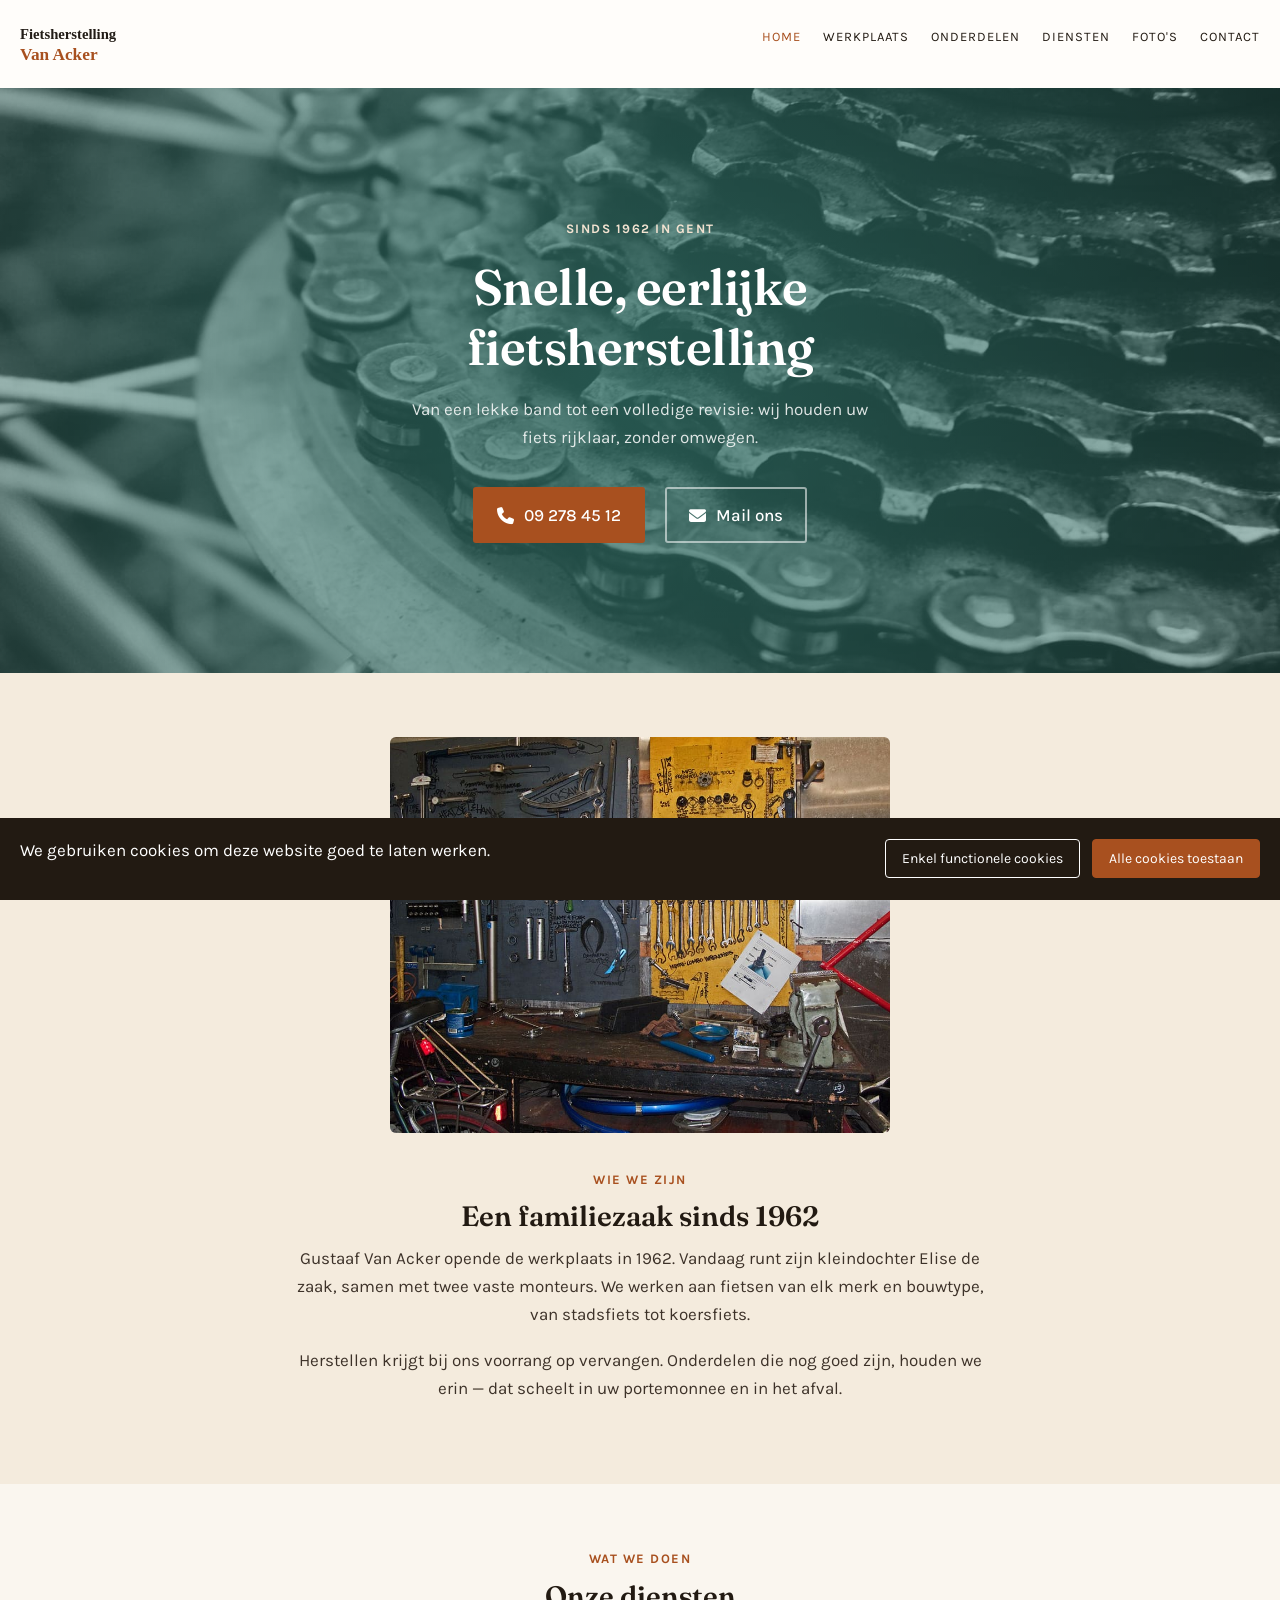
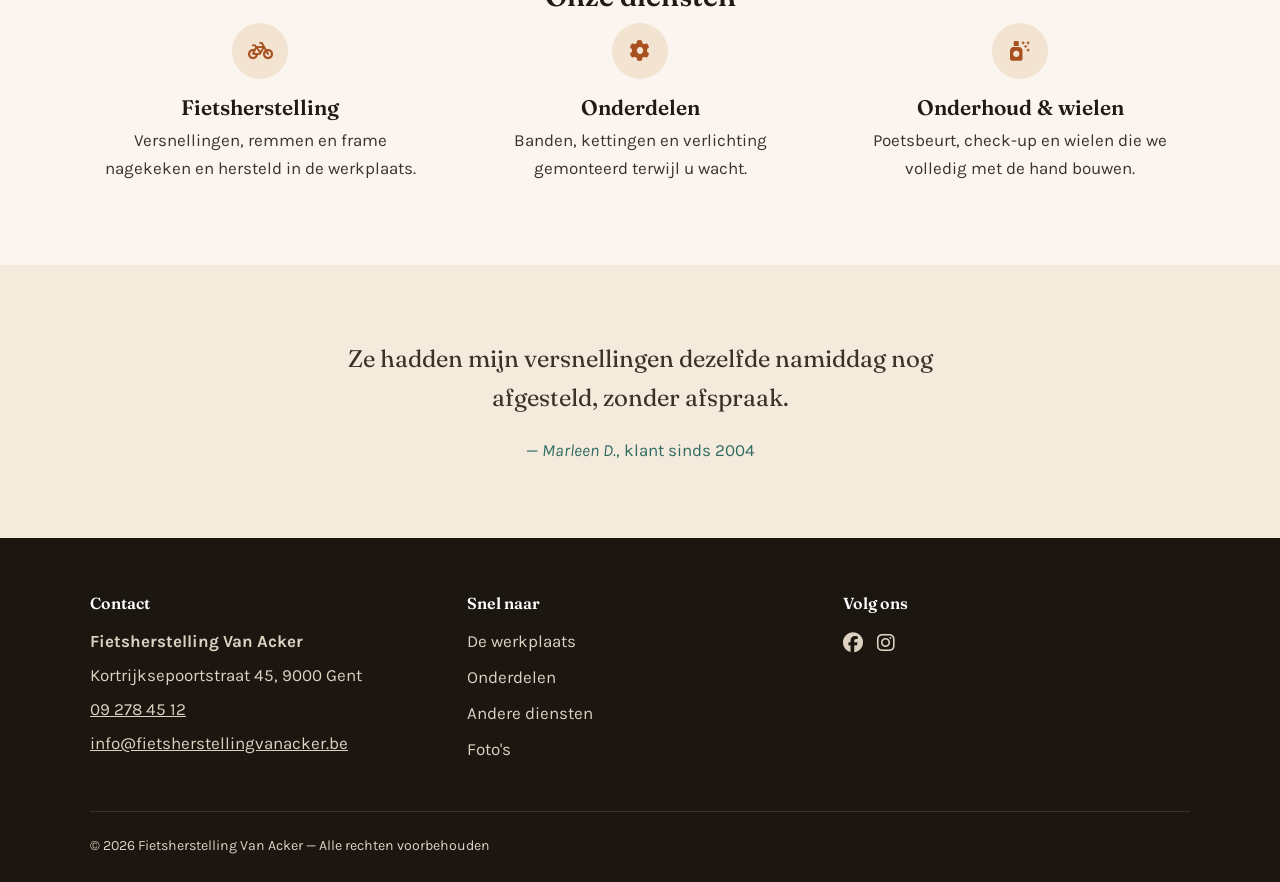
<file: index.html>
<!DOCTYPE html>
<html lang="nl">
<head>
   <meta charset="utf-8">
   <meta name="viewport" content="width=device-width, initial-scale=1.0">
   <title>Home — Fietsherstelling Van Acker</title>
   <link rel="stylesheet" href="https://fonts.googleapis.com/css2?family=Fraunces:wght@500;600;700&family=Karla:wght@400;500;700&display=swap">
   <link rel="stylesheet" href="https://cdnjs.cloudflare.com/ajax/libs/font-awesome/6.5.1/css/all.min.css">
   <link rel="stylesheet" href="styles.css">
</head>
<body id="page-home">
   <!-- header -->
   <header class="site-header" id="top">
      <a class="site-header__logo" href="index.html" aria-label="Naar de homepage">
         <img class="site-header__logo-img" src="img/logo.svg" alt="">
      </a>
      <nav>
         <span class="main-menu__toggle fa-solid fa-bars"></span>
         <ul class="main-menu">
            <li><a class="main-menu__link" href="index.html">Home</a></li>
            <li><a class="main-menu__link" href="atelier.html">Werkplaats</a></li>
            <li><a class="main-menu__link" href="onderdelen.html">Onderdelen</a></li>
            <li><a class="main-menu__link" href="diensten.html">Diensten</a></li>
            <li><a class="main-menu__link" href="fotos.html">Foto's</a></li>
            <li><a class="main-menu__link" href="contact.html">Contact</a></li>
         </ul>
      </nav>
   </header>

   <!-- banner -->
   <div class="banner">
      <div class="banner__inner">
         <span class="banner__eyebrow">Sinds 1962 in Gent</span>
         <h1 class="banner__title">Snelle, eerlijke fietsherstelling</h1>
         <p class="banner__lede">Van een lekke band tot een volledige revisie: wij houden uw fiets rijklaar, zonder omwegen.</p>
         <div class="banner__actions">
            <a class="button" href="tel:+3292784512"><span class="fa-solid fa-phone"></span> 09 278 45 12</a>
            <a class="button button--secondary" href="mailto:info@fietsherstellingvanacker.be"><span class="fa-solid fa-envelope"></span> Mail ons</a>
         </div>
      </div>
   </div>

   <!-- main content -->
   <main>
      <section class="section--alt">
         <div class="section wrapper intro">
            <div class="intro__image">
               <img src="img/gallery-1.jpg" alt="Werkbank met fietsgereedschap in onze werkplaats">
            </div>
            <div class="intro__text">
               <span class="section__eyebrow">Wie we zijn</span>
               <h2 class="section__title">Een familiezaak sinds 1962</h2>
               <p>Gustaaf Van Acker opende de werkplaats in 1962. Vandaag runt zijn kleindochter Elise de zaak, samen met twee vaste monteurs. We werken aan fietsen van elk merk en bouwtype, van stadsfiets tot koersfiets.</p>
               <p>Herstellen krijgt bij ons voorrang op vervangen. Onderdelen die nog goed zijn, houden we erin — dat scheelt in uw portemonnee en in het afval.</p>
            </div>
         </div>
      </section>

      <section class="section wrapper services-section">
         <span class="section__eyebrow">Wat we doen</span>
         <h2 class="section__title">Onze diensten</h2>
         <ul class="services">
            <li>
               <a class="service-item" href="atelier.html">
                  <span class="service-item__icon"><span class="fa-solid fa-bicycle"></span></span>
                  <div>
                     <h3 class="service-item__title">Fietsherstelling</h3>
                     <p>Versnellingen, remmen en frame nagekeken en hersteld in de werkplaats.</p>
                  </div>
               </a>
            </li>
            <li>
               <a class="service-item" href="onderdelen.html">
                  <span class="service-item__icon"><span class="fa-solid fa-gear"></span></span>
                  <div>
                     <h3 class="service-item__title">Onderdelen</h3>
                     <p>Banden, kettingen en verlichting gemonteerd terwijl u wacht.</p>
                  </div>
               </a>
            </li>
            <li>
               <a class="service-item" href="diensten.html">
                  <span class="service-item__icon"><span class="fa-solid fa-spray-can-sparkles"></span></span>
                  <div>
                     <h3 class="service-item__title">Onderhoud &amp; wielen</h3>
                     <p>Poetsbeurt, check-up en wielen die we volledig met de hand bouwen.</p>
                  </div>
               </a>
            </li>
         </ul>
      </section>

      <section class="section--alt">
         <div class="section wrapper">
            <blockquote class="testimonial">
               <p>Ze hadden mijn versnellingen dezelfde namiddag nog afgesteld, zonder afspraak.</p>
               <footer>— <cite>Marleen D.</cite>, klant sinds 2004</footer>
            </blockquote>
         </div>
      </section>
   </main>

   <!-- footer -->
   <footer class="site-footer">
      <div class="site-footer__grid">
         <div>
            <h4 class="site-footer__title">Contact</h4>
            <address>
               <p><strong>Fietsherstelling Van Acker</strong></p>
               <p>Kortrijksepoortstraat 45, 9000 Gent</p>
               <p><a href="tel:+3292784512">09 278 45 12</a></p>
               <p><a href="mailto:info@fietsherstellingvanacker.be">info@fietsherstellingvanacker.be</a></p>
            </address>
         </div>
         <div>
            <h4 class="site-footer__title">Snel naar</h4>
            <ul class="site-footer__links">
               <li><a href="atelier.html">De werkplaats</a></li>
               <li><a href="onderdelen.html">Onderdelen</a></li>
               <li><a href="diensten.html">Andere diensten</a></li>
               <li><a href="fotos.html">Foto's</a></li>
            </ul>
         </div>
         <div>
            <h4 class="site-footer__title">Volg ons</h4>
            <ul class="site-footer__social">
               <li><a href="https://www.facebook.com" aria-label="Volg ons op Facebook"><span class="fa-brands fa-facebook"></span></a></li>
               <li><a href="https://www.instagram.com" aria-label="Volg ons op Instagram"><span class="fa-brands fa-instagram"></span></a></li>
            </ul>
         </div>
      </div>
      <div class="site-footer__bottom">
         <small>&copy; 2026 Fietsherstelling Van Acker — Alle rechten voorbehouden</small>
      </div>
   </footer>
   <a class="back-to-top" href="#top" aria-label="Terug naar boven"><span class="fa-solid fa-arrow-up"></span></a>
   <script src="js/site.js"></script>
</body>
</html>
</file>
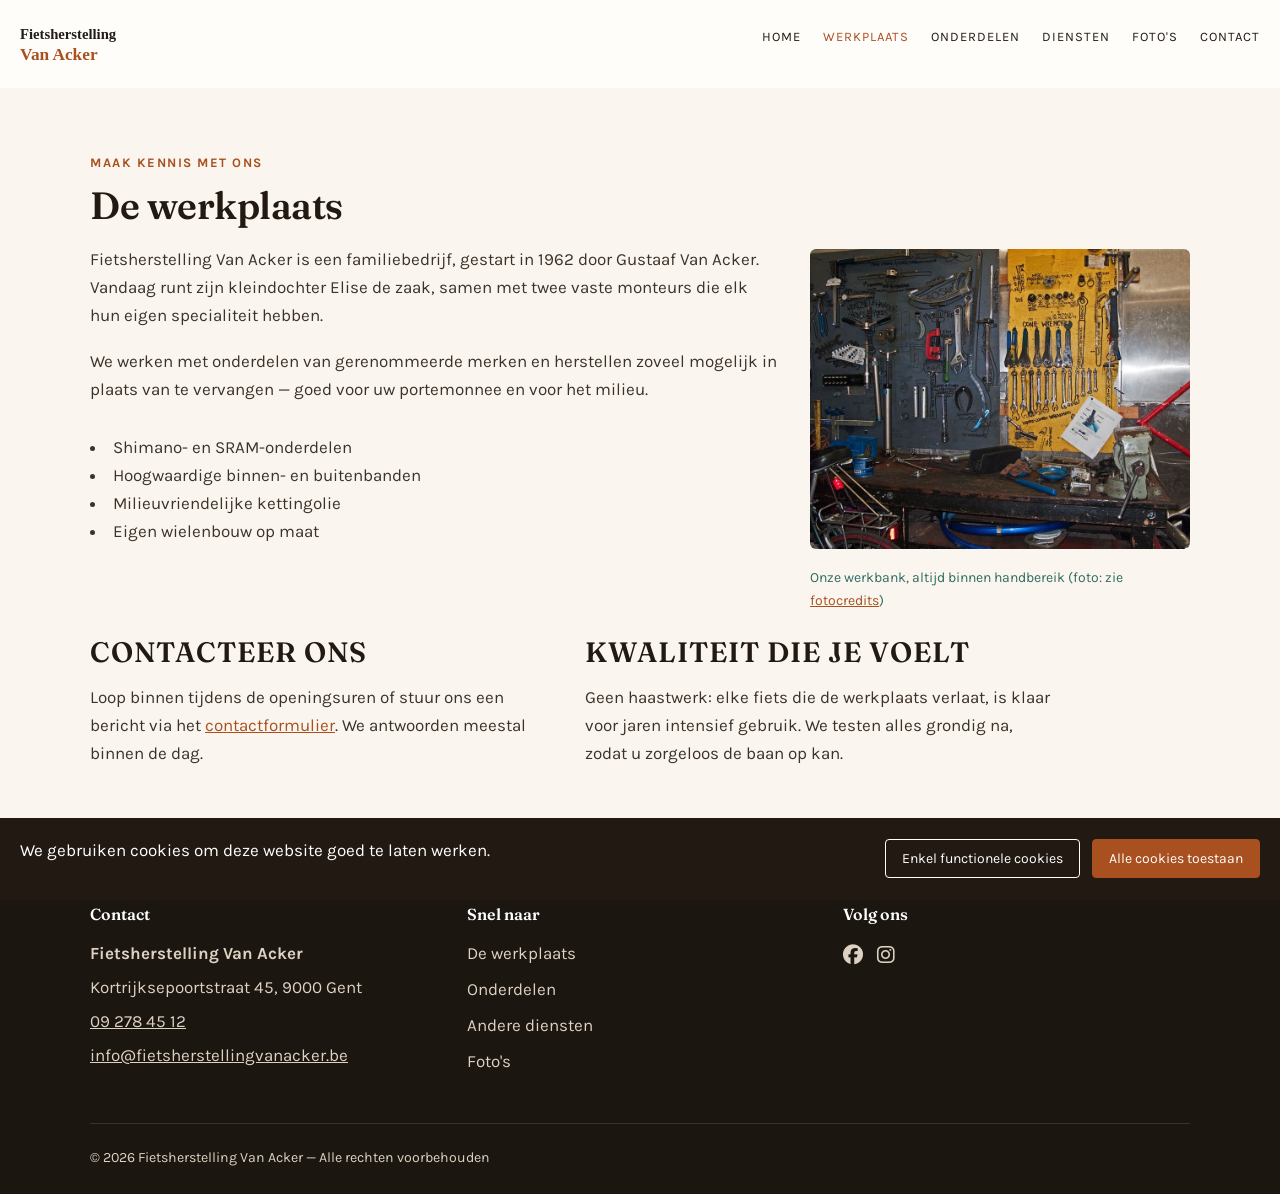
<file: atelier.html>
<!DOCTYPE html>
<html lang="nl">
<head>
   <meta charset="utf-8">
   <meta name="viewport" content="width=device-width, initial-scale=1.0">
   <title>De werkplaats — Fietsherstelling Van Acker</title>
   <link rel="stylesheet" href="https://fonts.googleapis.com/css2?family=Fraunces:wght@500;600;700&family=Karla:wght@400;500;700&display=swap">
   <link rel="stylesheet" href="https://cdnjs.cloudflare.com/ajax/libs/font-awesome/6.5.1/css/all.min.css">
   <link rel="stylesheet" href="styles.css">
</head>
<body id="page-atelier">
   <!-- header -->
   <header class="site-header" id="top">
      <a class="site-header__logo" href="index.html" aria-label="Naar de homepage">
         <img class="site-header__logo-img" src="img/logo.svg" alt="">
      </a>
      <nav>
         <span class="main-menu__toggle fa-solid fa-bars"></span>
         <ul class="main-menu">
            <li><a class="main-menu__link" href="index.html">Home</a></li>
            <li><a class="main-menu__link" href="atelier.html">Werkplaats</a></li>
            <li><a class="main-menu__link" href="onderdelen.html">Onderdelen</a></li>
            <li><a class="main-menu__link" href="diensten.html">Diensten</a></li>
            <li><a class="main-menu__link" href="fotos.html">Foto's</a></li>
            <li><a class="main-menu__link" href="contact.html">Contact</a></li>
         </ul>
      </nav>
   </header>

   <!-- main content -->
   <main>
      <section class="section wrapper">
         <span class="section__eyebrow">Maak kennis met ons</span>
         <h1>De werkplaats</h1>

         <figure class="atelier__figure">
            <img src="img/gallery-1.jpg" alt="Werkbank met fietsgereedschap">
            <figcaption>Onze werkbank, altijd binnen handbereik (foto: zie <a href="fotos.html#fotocredits">fotocredits</a>)</figcaption>
         </figure>

         <p>Fietsherstelling Van Acker is een familiebedrijf, gestart in 1962 door Gustaaf Van Acker. Vandaag runt zijn kleindochter Elise de zaak, samen met twee vaste monteurs die elk hun eigen specialiteit hebben.</p>
         <p>We werken met onderdelen van gerenommeerde merken en herstellen zoveel mogelijk in plaats van te vervangen — goed voor uw portemonnee en voor het milieu.</p>

         <ul class="atelier__materials">
            <li>Shimano- en SRAM-onderdelen</li>
            <li>Hoogwaardige binnen- en buitenbanden</li>
            <li>Milieuvriendelijke kettingolie</li>
            <li>Eigen wielenbouw op maat</li>
         </ul>

         <div class="atelier__intro">
            <div>
               <h2 class="atelier__intro-title">Contacteer ons</h2>
               <p>Loop binnen tijdens de openingsuren of stuur ons een bericht via het <a href="contact.html">contactformulier</a>. We antwoorden meestal binnen de dag.</p>
            </div>
            <div>
               <h2 class="atelier__intro-title">Kwaliteit die je voelt</h2>
               <p>Geen haastwerk: elke fiets die de werkplaats verlaat, is klaar voor jaren intensief gebruik. We testen alles grondig na, zodat u zorgeloos de baan op kan.</p>
            </div>
         </div>
      </section>
   </main>

   <!-- footer -->
   <footer class="site-footer">
      <div class="site-footer__grid">
         <div>
            <h4 class="site-footer__title">Contact</h4>
            <address>
               <p><strong>Fietsherstelling Van Acker</strong></p>
               <p>Kortrijksepoortstraat 45, 9000 Gent</p>
               <p><a href="tel:+3292784512">09 278 45 12</a></p>
               <p><a href="mailto:info@fietsherstellingvanacker.be">info@fietsherstellingvanacker.be</a></p>
            </address>
         </div>
         <div>
            <h4 class="site-footer__title">Snel naar</h4>
            <ul class="site-footer__links">
               <li><a href="atelier.html">De werkplaats</a></li>
               <li><a href="onderdelen.html">Onderdelen</a></li>
               <li><a href="diensten.html">Andere diensten</a></li>
               <li><a href="fotos.html">Foto's</a></li>
            </ul>
         </div>
         <div>
            <h4 class="site-footer__title">Volg ons</h4>
            <ul class="site-footer__social">
               <li><a href="https://www.facebook.com" aria-label="Volg ons op Facebook"><span class="fa-brands fa-facebook"></span></a></li>
               <li><a href="https://www.instagram.com" aria-label="Volg ons op Instagram"><span class="fa-brands fa-instagram"></span></a></li>
            </ul>
         </div>
      </div>
      <div class="site-footer__bottom">
         <small>&copy; 2026 Fietsherstelling Van Acker — Alle rechten voorbehouden</small>
      </div>
   </footer>
   <a class="back-to-top" href="#top" aria-label="Terug naar boven"><span class="fa-solid fa-arrow-up"></span></a>
   <script src="js/site.js"></script>
</body>
</html>
</file>
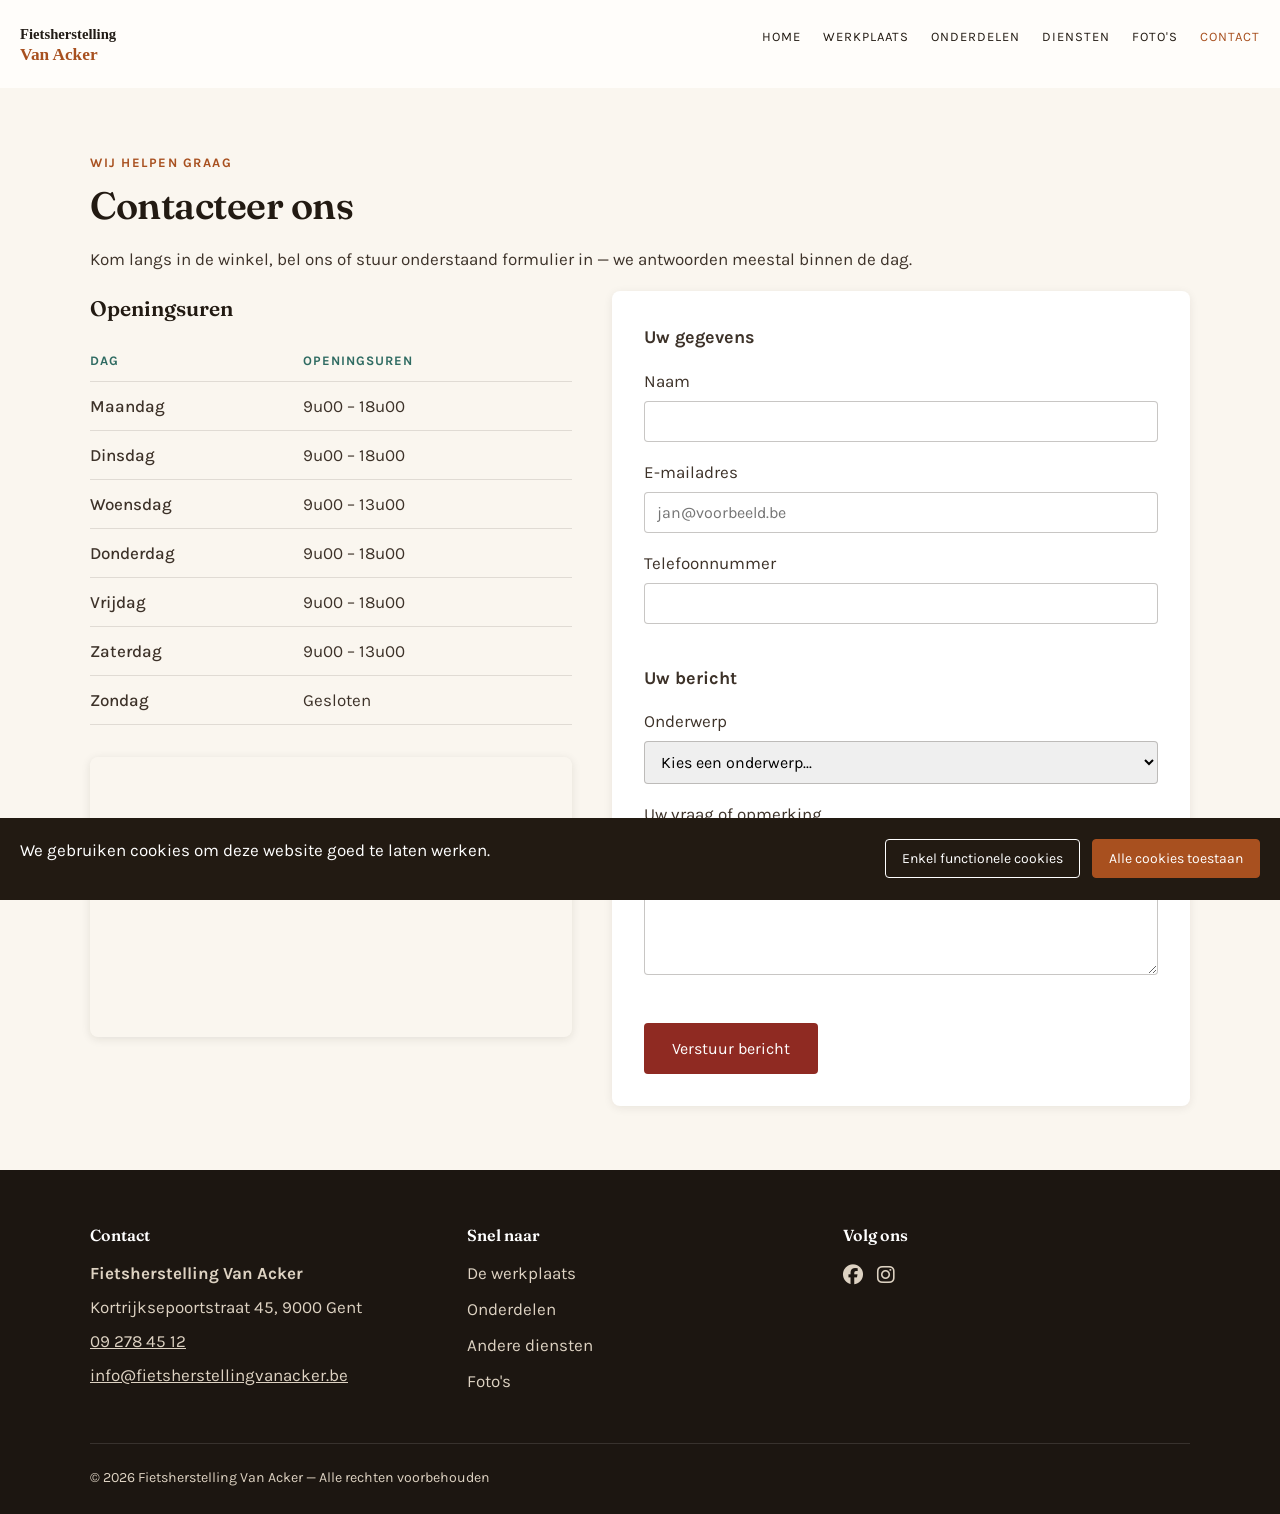
<file: contact.html>
<!DOCTYPE html>
<html lang="nl">
<head>
   <meta charset="utf-8">
   <meta name="viewport" content="width=device-width, initial-scale=1.0">
   <title>Contact — Fietsherstelling Van Acker</title>
   <link rel="stylesheet" href="https://fonts.googleapis.com/css2?family=Fraunces:wght@500;600;700&family=Karla:wght@400;500;700&display=swap">
   <link rel="stylesheet" href="https://cdnjs.cloudflare.com/ajax/libs/font-awesome/6.5.1/css/all.min.css">
   <link rel="stylesheet" href="styles.css">
</head>
<body id="page-contact">
   <!-- header -->
   <header class="site-header" id="top">
      <a class="site-header__logo" href="index.html" aria-label="Naar de homepage">
         <img class="site-header__logo-img" src="img/logo.svg" alt="">
      </a>
      <nav>
         <span class="main-menu__toggle fa-solid fa-bars"></span>
         <ul class="main-menu">
            <li><a class="main-menu__link" href="index.html">Home</a></li>
            <li><a class="main-menu__link" href="atelier.html">Werkplaats</a></li>
            <li><a class="main-menu__link" href="onderdelen.html">Onderdelen</a></li>
            <li><a class="main-menu__link" href="diensten.html">Diensten</a></li>
            <li><a class="main-menu__link" href="fotos.html">Foto's</a></li>
            <li><a class="main-menu__link" href="contact.html">Contact</a></li>
         </ul>
      </nav>
   </header>

   <!-- main content -->
   <main>
      <section class="section wrapper">
         <span class="section__eyebrow">Wij helpen graag</span>
         <h1>Contacteer ons</h1>
         <p>Kom langs in de winkel, bel ons of stuur onderstaand formulier in — we antwoorden meestal binnen de dag.</p>

         <div class="contact__grid">
            <div class="contact__info">
               <table class="hours">
                  <caption>Openingsuren</caption>
                  <thead>
                     <tr>
                        <th scope="col">Dag</th>
                        <th scope="col">Openingsuren</th>
                     </tr>
                  </thead>
                  <tbody>
                     <tr>
                        <th scope="row">Maandag</th>
                        <td><time datetime="09:00">9u00</time> – <time datetime="18:00">18u00</time></td>
                     </tr>
                     <tr>
                        <th scope="row">Dinsdag</th>
                        <td><time datetime="09:00">9u00</time> – <time datetime="18:00">18u00</time></td>
                     </tr>
                     <tr>
                        <th scope="row">Woensdag</th>
                        <td><time datetime="09:00">9u00</time> – <time datetime="13:00">13u00</time></td>
                     </tr>
                     <tr>
                        <th scope="row">Donderdag</th>
                        <td><time datetime="09:00">9u00</time> – <time datetime="18:00">18u00</time></td>
                     </tr>
                     <tr>
                        <th scope="row">Vrijdag</th>
                        <td><time datetime="09:00">9u00</time> – <time datetime="18:00">18u00</time></td>
                     </tr>
                     <tr>
                        <th scope="row">Zaterdag</th>
                        <td><time datetime="09:00">9u00</time> – <time datetime="13:00">13u00</time></td>
                     </tr>
                     <tr>
                        <th scope="row">Zondag</th>
                        <td>Gesloten</td>
                     </tr>
                  </tbody>
               </table>

               <div class="contact__map">
                  <iframe src="https://www.google.com/maps?q=Kortrijksepoortstraat+45,+9000+Gent&output=embed" title="Kaart met de locatie van Fietsherstelling Van Acker" loading="lazy"></iframe>
               </div>
            </div>

            <form class="form">
               <fieldset>
                  <legend>Uw gegevens</legend>
                  <div class="form__field">
                     <label for="inp-naam">Naam</label>
                     <input id="inp-naam" type="text" required>
                  </div>
                  <div class="form__field">
                     <label for="inp-email">E-mailadres</label>
                     <input id="inp-email" type="email" placeholder="jan@voorbeeld.be" required>
                  </div>
                  <div class="form__field">
                     <label for="inp-tel">Telefoonnummer</label>
                     <input id="inp-tel" type="tel">
                  </div>
               </fieldset>

               <fieldset>
                  <legend>Uw bericht</legend>
                  <div class="form__field">
                     <label for="sel-onderwerp">Onderwerp</label>
                     <select id="sel-onderwerp">
                        <option value="">Kies een onderwerp...</option>
                        <option value="herstelling">Fietsherstelling</option>
                        <option value="onderdelen">Onderdelen</option>
                        <option value="wielen">Wielen op maat</option>
                        <option value="anders">Iets anders</option>
                     </select>
                  </div>
                  <div class="form__field">
                     <label for="txt-bericht">Uw vraag of opmerking</label>
                     <textarea id="txt-bericht" required></textarea>
                  </div>
               </fieldset>

               <button class="form__submit" type="submit">Verstuur bericht</button>
            </form>
         </div>
      </section>
   </main>

   <!-- footer -->
   <footer class="site-footer">
      <div class="site-footer__grid">
         <div>
            <h4 class="site-footer__title">Contact</h4>
            <address>
               <p><strong>Fietsherstelling Van Acker</strong></p>
               <p>Kortrijksepoortstraat 45, 9000 Gent</p>
               <p><a href="tel:+3292784512">09 278 45 12</a></p>
               <p><a href="mailto:info@fietsherstellingvanacker.be">info@fietsherstellingvanacker.be</a></p>
            </address>
         </div>
         <div>
            <h4 class="site-footer__title">Snel naar</h4>
            <ul class="site-footer__links">
               <li><a href="atelier.html">De werkplaats</a></li>
               <li><a href="onderdelen.html">Onderdelen</a></li>
               <li><a href="diensten.html">Andere diensten</a></li>
               <li><a href="fotos.html">Foto's</a></li>
            </ul>
         </div>
         <div>
            <h4 class="site-footer__title">Volg ons</h4>
            <ul class="site-footer__social">
               <li><a href="https://www.facebook.com" aria-label="Volg ons op Facebook"><span class="fa-brands fa-facebook"></span></a></li>
               <li><a href="https://www.instagram.com" aria-label="Volg ons op Instagram"><span class="fa-brands fa-instagram"></span></a></li>
            </ul>
         </div>
      </div>
      <div class="site-footer__bottom">
         <small>&copy; 2026 Fietsherstelling Van Acker — Alle rechten voorbehouden</small>
      </div>
   </footer>
   <a class="back-to-top" href="#top" aria-label="Terug naar boven"><span class="fa-solid fa-arrow-up"></span></a>
   <script src="js/site.js"></script>
</body>
</html>
</file>
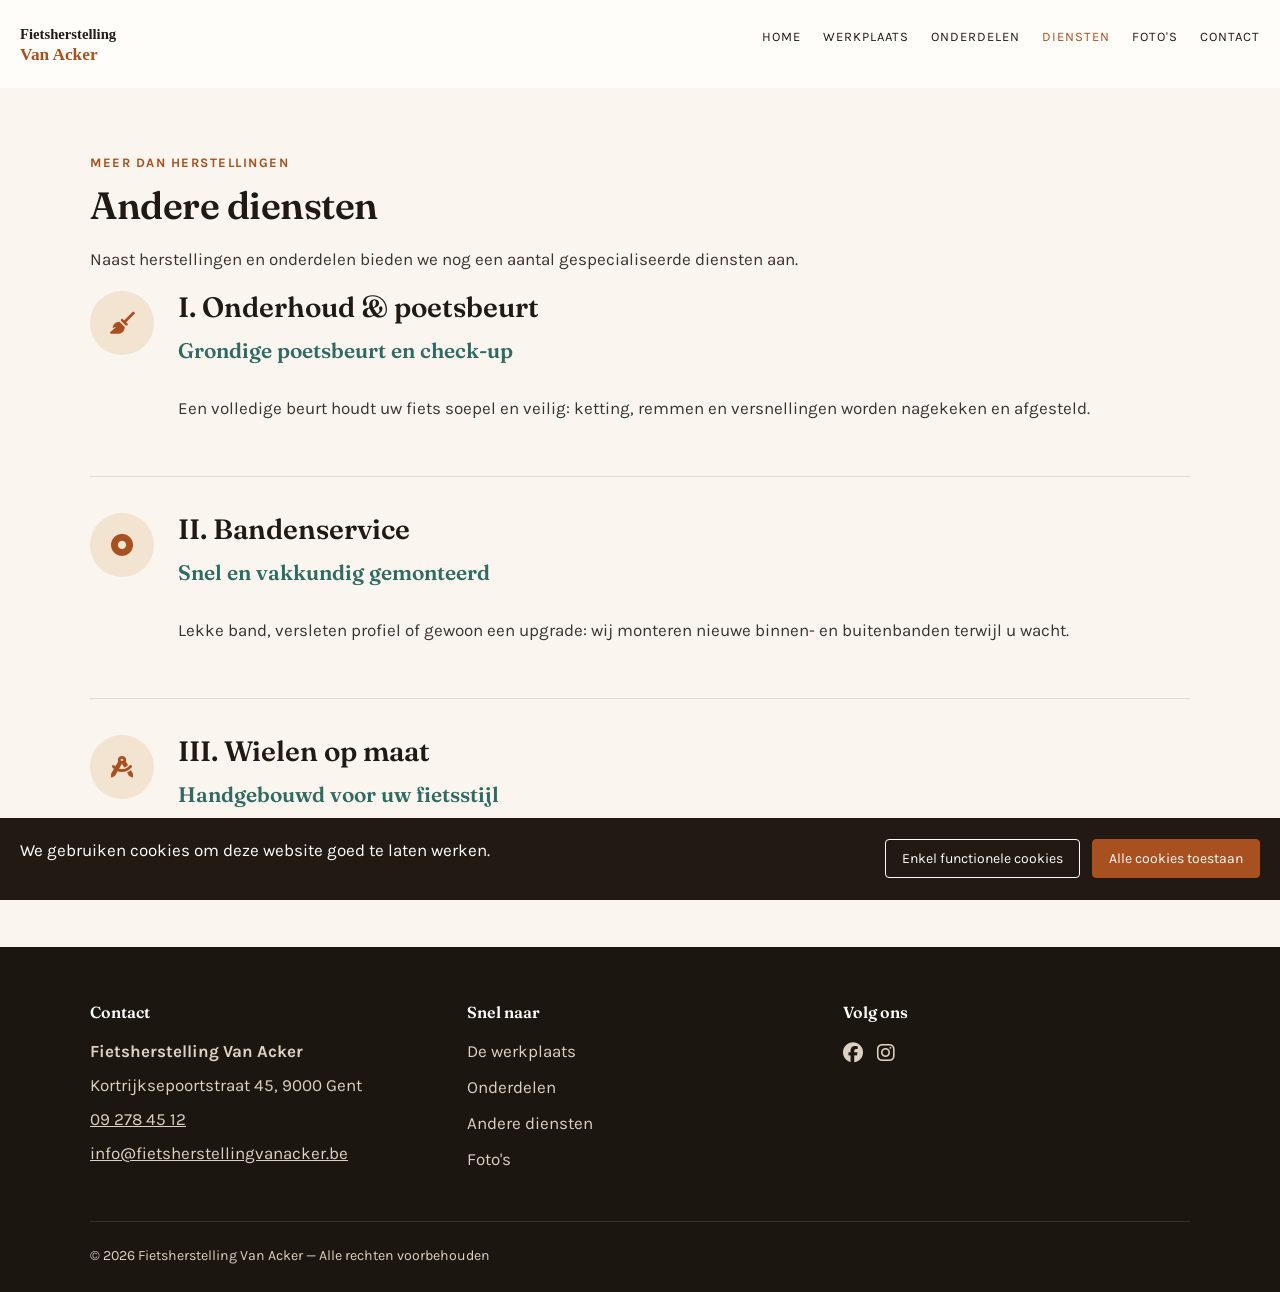
<file: diensten.html>
<!DOCTYPE html>
<html lang="nl">
<head>
   <meta charset="utf-8">
   <meta name="viewport" content="width=device-width, initial-scale=1.0">
   <title>Andere diensten — Fietsherstelling Van Acker</title>
   <link rel="stylesheet" href="https://fonts.googleapis.com/css2?family=Fraunces:wght@500;600;700&family=Karla:wght@400;500;700&display=swap">
   <link rel="stylesheet" href="https://cdnjs.cloudflare.com/ajax/libs/font-awesome/6.5.1/css/all.min.css">
   <link rel="stylesheet" href="styles.css">
</head>
<body id="page-diensten">
   <!-- header -->
   <header class="site-header" id="top">
      <a class="site-header__logo" href="index.html" aria-label="Naar de homepage">
         <img class="site-header__logo-img" src="img/logo.svg" alt="">
      </a>
      <nav>
         <span class="main-menu__toggle fa-solid fa-bars"></span>
         <ul class="main-menu">
            <li><a class="main-menu__link" href="index.html">Home</a></li>
            <li><a class="main-menu__link" href="atelier.html">Werkplaats</a></li>
            <li><a class="main-menu__link" href="onderdelen.html">Onderdelen</a></li>
            <li><a class="main-menu__link" href="diensten.html">Diensten</a></li>
            <li><a class="main-menu__link" href="fotos.html">Foto's</a></li>
            <li><a class="main-menu__link" href="contact.html">Contact</a></li>
         </ul>
      </nav>
   </header>

   <!-- main content -->
   <main>
      <section class="section wrapper">
         <span class="section__eyebrow">Meer dan herstellingen</span>
         <h1>Andere diensten</h1>
         <p>Naast herstellingen en onderdelen bieden we nog een aantal gespecialiseerde diensten aan.</p>

         <div class="service-block">
            <span class="service-block__icon"><span class="fa-solid fa-broom" title="ONDERHOUD"></span></span>
            <div>
               <h2>I. Onderhoud &amp; poetsbeurt</h2>
               <h3 class="section__subtitle service-block__subtitle">Grondige poetsbeurt en check-up</h3>
               <p>Een volledige beurt houdt uw fiets soepel en veilig: ketting, remmen en versnellingen worden nagekeken en afgesteld.</p>
            </div>
         </div>

         <div class="service-block">
            <span class="service-block__icon"><span class="fa-solid fa-circle-dot" title="BANDEN"></span></span>
            <div>
               <h2>II. Bandenservice</h2>
               <h3 class="section__subtitle service-block__subtitle">Snel en vakkundig gemonteerd</h3>
               <p>Lekke band, versleten profiel of gewoon een upgrade: wij monteren nieuwe binnen- en buitenbanden terwijl u wacht.</p>
            </div>
         </div>

         <div class="service-block">
            <span class="service-block__icon"><span class="fa-solid fa-compass-drafting" title="WIELEN"></span></span>
            <div>
               <h2>III. Wielen op maat</h2>
               <h3 class="section__subtitle service-block__subtitle">Handgebouwd voor uw fietsstijl</h3>
               <p>Van stevige stadswielen tot lichte koerswielen: we bouwen en spannen elk wiel volledig met de hand.</p>
            </div>
         </div>
      </section>
   </main>

   <!-- footer -->
   <footer class="site-footer">
      <div class="site-footer__grid">
         <div>
            <h4 class="site-footer__title">Contact</h4>
            <address>
               <p><strong>Fietsherstelling Van Acker</strong></p>
               <p>Kortrijksepoortstraat 45, 9000 Gent</p>
               <p><a href="tel:+3292784512">09 278 45 12</a></p>
               <p><a href="mailto:info@fietsherstellingvanacker.be">info@fietsherstellingvanacker.be</a></p>
            </address>
         </div>
         <div>
            <h4 class="site-footer__title">Snel naar</h4>
            <ul class="site-footer__links">
               <li><a href="atelier.html">De werkplaats</a></li>
               <li><a href="onderdelen.html">Onderdelen</a></li>
               <li><a href="diensten.html">Andere diensten</a></li>
               <li><a href="fotos.html">Foto's</a></li>
            </ul>
         </div>
         <div>
            <h4 class="site-footer__title">Volg ons</h4>
            <ul class="site-footer__social">
               <li><a href="https://www.facebook.com" aria-label="Volg ons op Facebook"><span class="fa-brands fa-facebook"></span></a></li>
               <li><a href="https://www.instagram.com" aria-label="Volg ons op Instagram"><span class="fa-brands fa-instagram"></span></a></li>
            </ul>
         </div>
      </div>
      <div class="site-footer__bottom">
         <small>&copy; 2026 Fietsherstelling Van Acker — Alle rechten voorbehouden</small>
      </div>
   </footer>
   <a class="back-to-top" href="#top" aria-label="Terug naar boven"><span class="fa-solid fa-arrow-up"></span></a>
   <script src="js/site.js"></script>
</body>
</html>
</file>
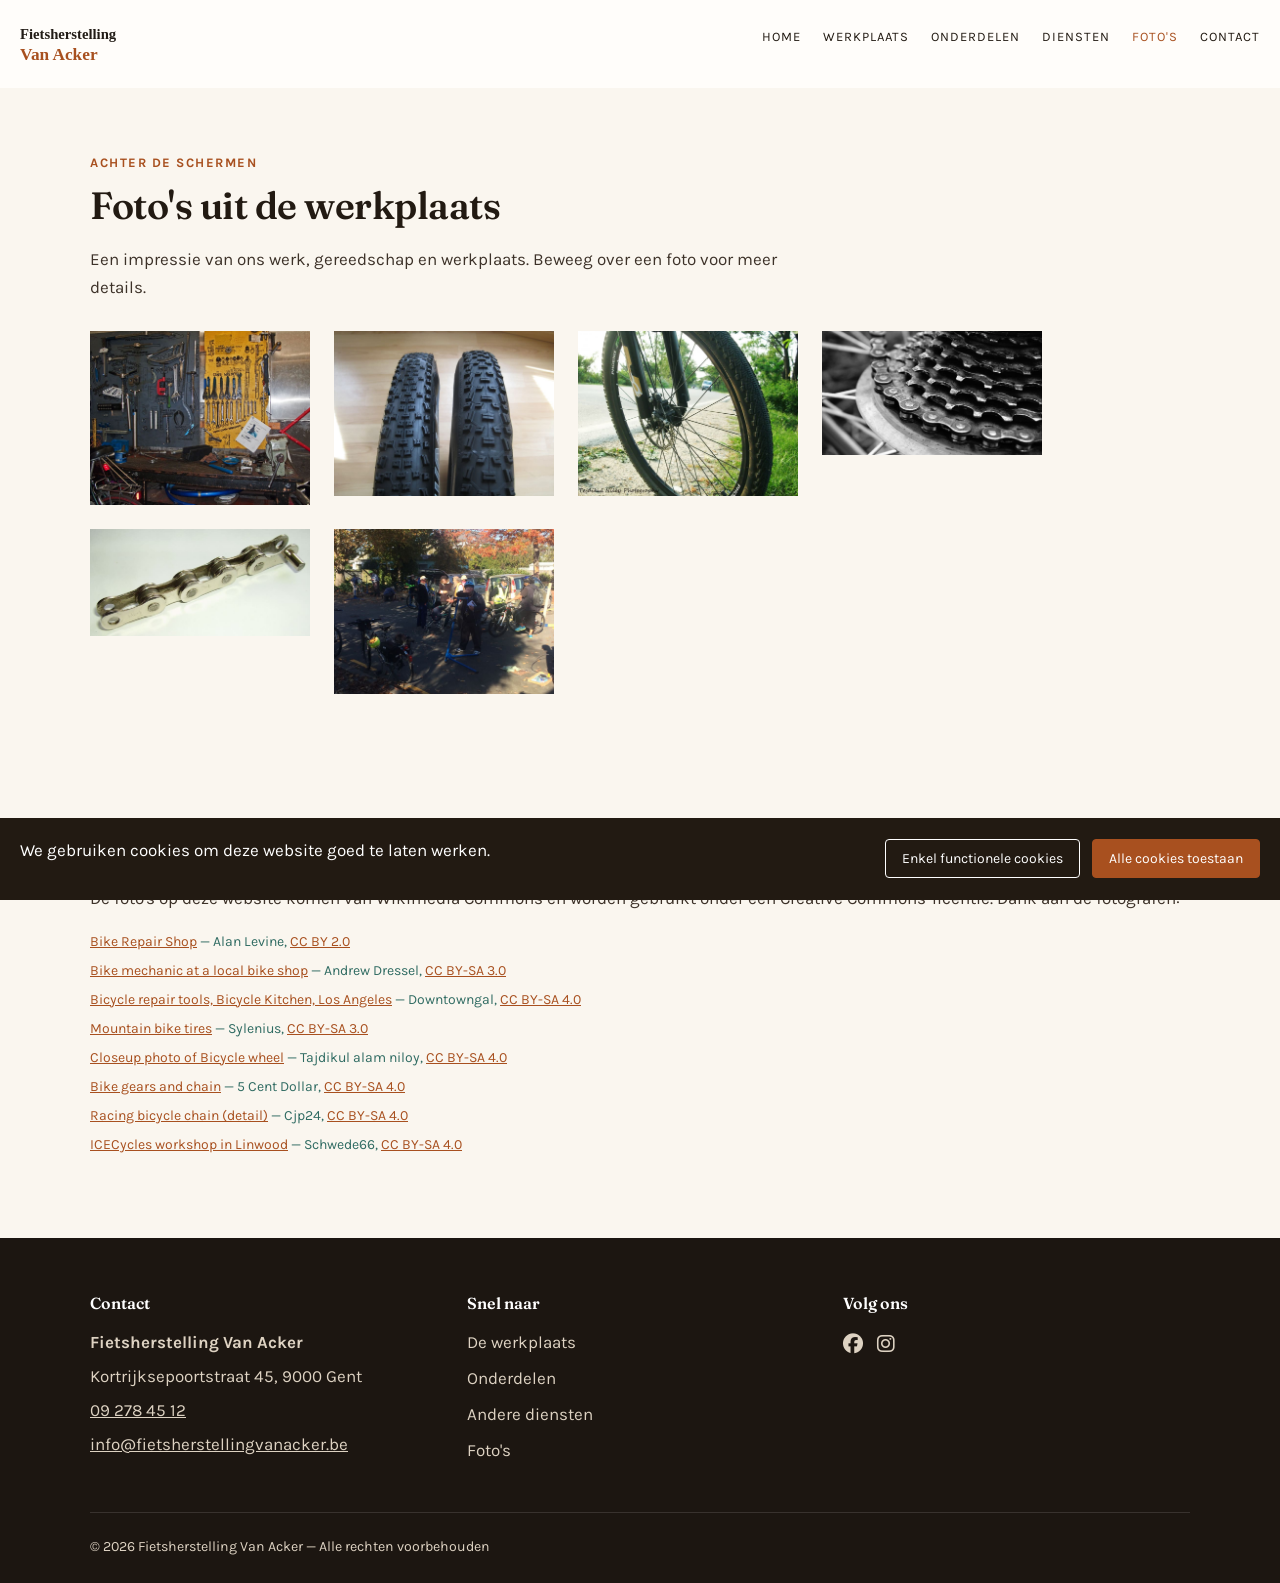
<file: fotos.html>
<!DOCTYPE html>
<html lang="nl">
<head>
   <meta charset="utf-8">
   <meta name="viewport" content="width=device-width, initial-scale=1.0">
   <title>Foto's — Fietsherstelling Van Acker</title>
   <link rel="stylesheet" href="https://fonts.googleapis.com/css2?family=Fraunces:wght@500;600;700&family=Karla:wght@400;500;700&display=swap">
   <link rel="stylesheet" href="https://cdnjs.cloudflare.com/ajax/libs/font-awesome/6.5.1/css/all.min.css">
   <link rel="stylesheet" href="styles.css">
</head>
<body id="page-fotos">
   <!-- header -->
   <header class="site-header" id="top">
      <a class="site-header__logo" href="index.html" aria-label="Naar de homepage">
         <img class="site-header__logo-img" src="img/logo.svg" alt="">
      </a>
      <nav>
         <span class="main-menu__toggle fa-solid fa-bars"></span>
         <ul class="main-menu">
            <li><a class="main-menu__link" href="index.html">Home</a></li>
            <li><a class="main-menu__link" href="atelier.html">Werkplaats</a></li>
            <li><a class="main-menu__link" href="onderdelen.html">Onderdelen</a></li>
            <li><a class="main-menu__link" href="diensten.html">Diensten</a></li>
            <li><a class="main-menu__link" href="fotos.html">Foto's</a></li>
            <li><a class="main-menu__link" href="contact.html">Contact</a></li>
         </ul>
      </nav>
   </header>

   <!-- main content -->
   <main>
      <section class="section wrapper">
         <span class="section__eyebrow">Achter de schermen</span>
         <h1>Foto's uit de werkplaats</h1>
         <p class="fotos-intro">Een impressie van ons werk, gereedschap en werkplaats. Beweeg over een foto voor meer details.</p>

         <ul class="gallery">
            <li class="gallery__item">
               <img src="img/gallery-1.jpg" alt="Werkbank met fietsgereedschap">
               <span class="gallery__overlay fa-solid fa-magnifying-glass"></span>
            </li>
            <li class="gallery__item">
               <img src="img/gallery-2.jpg" alt="Twee mountainbikebanden met verschillend profiel">
               <span class="gallery__overlay fa-solid fa-magnifying-glass"></span>
            </li>
            <li class="gallery__item">
               <img src="img/gallery-3.jpg" alt="Close-up van een fietswiel met spaken">
               <span class="gallery__overlay fa-solid fa-magnifying-glass"></span>
            </li>
            <li class="gallery__item">
               <img src="img/gallery-4.jpg" alt="Tandwielen en ketting van een fiets">
               <span class="gallery__overlay fa-solid fa-magnifying-glass"></span>
            </li>
            <li class="gallery__item">
               <img src="img/gallery-5.jpg" alt="Detail van een fietsketting">
               <span class="gallery__overlay fa-solid fa-magnifying-glass"></span>
            </li>
            <li class="gallery__item">
               <img src="img/gallery-6.jpg" alt="Overzicht van een fietswerkplaats">
               <span class="gallery__overlay fa-solid fa-magnifying-glass"></span>
            </li>
         </ul>
      </section>

      <section id="fotocredits" class="section wrapper">
         <h2 class="section__title">Fotocredits</h2>
         <p>De foto's op deze website komen van Wikimedia Commons en worden gebruikt onder een Creative Commons-licentie. Dank aan de fotografen:</p>
         <ul class="credits">
            <li><a href="https://commons.wikimedia.org/wiki/File:Bike_Repair_Shop_(15066574576).jpg">Bike Repair Shop</a> — Alan Levine, <a href="https://creativecommons.org/licenses/by/2.0/">CC BY 2.0</a></li>
            <li><a href="https://commons.wikimedia.org/wiki/File:Bike_mechanic_at_a_local_bike_shop.jpg">Bike mechanic at a local bike shop</a> — Andrew Dressel, <a href="https://creativecommons.org/licenses/by-sa/3.0/">CC BY-SA 3.0</a></li>
            <li><a href="https://commons.wikimedia.org/wiki/File:Bicycle_repair_tools,_Bicycle_Kitchen,_Los_Angeles.jpg">Bicycle repair tools, Bicycle Kitchen, Los Angeles</a> — Downtowngal, <a href="https://creativecommons.org/licenses/by-sa/4.0/">CC BY-SA 4.0</a></li>
            <li><a href="https://commons.wikimedia.org/wiki/File:Mountain_bike_tires.JPG">Mountain bike tires</a> — Sylenius, <a href="https://creativecommons.org/licenses/by-sa/3.0/">CC BY-SA 3.0</a></li>
            <li><a href="https://commons.wikimedia.org/wiki/File:Closeup_photo_of_Bicycle_wheel.jpg">Closeup photo of Bicycle wheel</a> — Tajdikul alam niloy, <a href="https://creativecommons.org/licenses/by-sa/4.0/">CC BY-SA 4.0</a></li>
            <li><a href="https://commons.wikimedia.org/wiki/File:Bike_gears_and_chain.jpg">Bike gears and chain</a> — 5 Cent Dollar, <a href="https://creativecommons.org/licenses/by-sa/4.0/">CC BY-SA 4.0</a></li>
            <li><a href="https://commons.wikimedia.org/wiki/File:Racing_bicycle_chain_(detail).jpg">Racing bicycle chain (detail)</a> — Cjp24, <a href="https://creativecommons.org/licenses/by-sa/4.0/">CC BY-SA 4.0</a></li>
            <li><a href="https://commons.wikimedia.org/wiki/File:ICECycles_workshop_in_Linwood_003.JPG">ICECycles workshop in Linwood</a> — Schwede66, <a href="https://creativecommons.org/licenses/by-sa/4.0/">CC BY-SA 4.0</a></li>
         </ul>
      </section>
   </main>

   <!-- footer -->
   <footer class="site-footer">
      <div class="site-footer__grid">
         <div>
            <h4 class="site-footer__title">Contact</h4>
            <address>
               <p><strong>Fietsherstelling Van Acker</strong></p>
               <p>Kortrijksepoortstraat 45, 9000 Gent</p>
               <p><a href="tel:+3292784512">09 278 45 12</a></p>
               <p><a href="mailto:info@fietsherstellingvanacker.be">info@fietsherstellingvanacker.be</a></p>
            </address>
         </div>
         <div>
            <h4 class="site-footer__title">Snel naar</h4>
            <ul class="site-footer__links">
               <li><a href="atelier.html">De werkplaats</a></li>
               <li><a href="onderdelen.html">Onderdelen</a></li>
               <li><a href="diensten.html">Andere diensten</a></li>
               <li><a href="fotos.html">Foto's</a></li>
            </ul>
         </div>
         <div>
            <h4 class="site-footer__title">Volg ons</h4>
            <ul class="site-footer__social">
               <li><a href="https://www.facebook.com" aria-label="Volg ons op Facebook"><span class="fa-brands fa-facebook"></span></a></li>
               <li><a href="https://www.instagram.com" aria-label="Volg ons op Instagram"><span class="fa-brands fa-instagram"></span></a></li>
            </ul>
         </div>
      </div>
      <div class="site-footer__bottom">
         <small>&copy; 2026 Fietsherstelling Van Acker — Alle rechten voorbehouden</small>
      </div>
   </footer>
   <a class="back-to-top" href="#top" aria-label="Terug naar boven"><span class="fa-solid fa-arrow-up"></span></a>
   <script src="js/site.js"></script>
</body>
</html>
</file>
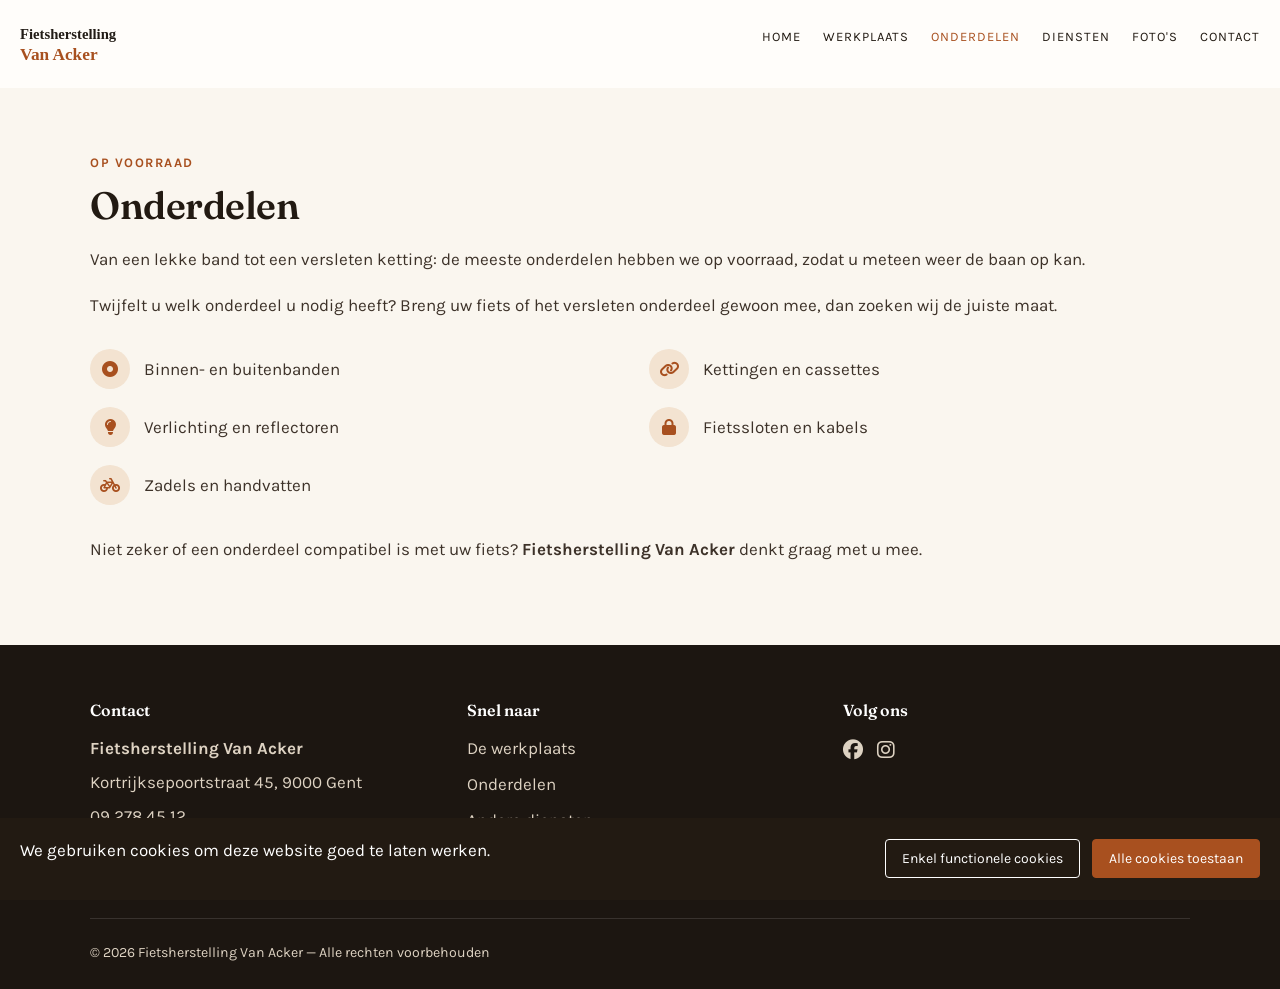
<file: onderdelen.html>
<!DOCTYPE html>
<html lang="nl">
<head>
   <meta charset="utf-8">
   <meta name="viewport" content="width=device-width, initial-scale=1.0">
   <title>Onderdelen — Fietsherstelling Van Acker</title>
   <link rel="stylesheet" href="https://fonts.googleapis.com/css2?family=Fraunces:wght@500;600;700&family=Karla:wght@400;500;700&display=swap">
   <link rel="stylesheet" href="https://cdnjs.cloudflare.com/ajax/libs/font-awesome/6.5.1/css/all.min.css">
   <link rel="stylesheet" href="styles.css">
</head>
<body id="page-onderdelen">
   <!-- header -->
   <header class="site-header" id="top">
      <a class="site-header__logo" href="index.html" aria-label="Naar de homepage">
         <img class="site-header__logo-img" src="img/logo.svg" alt="">
      </a>
      <nav>
         <span class="main-menu__toggle fa-solid fa-bars"></span>
         <ul class="main-menu">
            <li><a class="main-menu__link" href="index.html">Home</a></li>
            <li><a class="main-menu__link" href="atelier.html">Werkplaats</a></li>
            <li><a class="main-menu__link" href="onderdelen.html">Onderdelen</a></li>
            <li><a class="main-menu__link" href="diensten.html">Diensten</a></li>
            <li><a class="main-menu__link" href="fotos.html">Foto's</a></li>
            <li><a class="main-menu__link" href="contact.html">Contact</a></li>
         </ul>
      </nav>
   </header>

   <!-- main content -->
   <main>
      <section class="section wrapper">
         <span class="section__eyebrow">Op voorraad</span>
         <h1>Onderdelen</h1>
         <p>Van een lekke band tot een versleten ketting: de meeste onderdelen hebben we op voorraad, zodat u meteen weer de baan op kan.</p>
         <p>Twijfelt u welk onderdeel u nodig heeft? Breng uw fiets of het versleten onderdeel gewoon mee, dan zoeken wij de juiste maat.</p>

         <ul class="parts-grid">
            <li>
               <span class="parts-grid__icon"><span class="fa-solid fa-circle-dot"></span></span>
               Binnen- en buitenbanden
            </li>
            <li>
               <span class="parts-grid__icon"><span class="fa-solid fa-link"></span></span>
               Kettingen en cassettes
            </li>
            <li>
               <span class="parts-grid__icon"><span class="fa-solid fa-lightbulb"></span></span>
               Verlichting en reflectoren
            </li>
            <li>
               <span class="parts-grid__icon"><span class="fa-solid fa-lock"></span></span>
               Fietssloten en kabels
            </li>
            <li>
               <span class="parts-grid__icon"><span class="fa-solid fa-bicycle"></span></span>
               Zadels en handvatten
            </li>
         </ul>

         <p>Niet zeker of een onderdeel compatibel is met uw fiets? <strong>Fietsherstelling Van Acker</strong> denkt graag met u mee.</p>
      </section>
   </main>

   <!-- footer -->
   <footer class="site-footer">
      <div class="site-footer__grid">
         <div>
            <h4 class="site-footer__title">Contact</h4>
            <address>
               <p><strong>Fietsherstelling Van Acker</strong></p>
               <p>Kortrijksepoortstraat 45, 9000 Gent</p>
               <p><a href="tel:+3292784512">09 278 45 12</a></p>
               <p><a href="mailto:info@fietsherstellingvanacker.be">info@fietsherstellingvanacker.be</a></p>
            </address>
         </div>
         <div>
            <h4 class="site-footer__title">Snel naar</h4>
            <ul class="site-footer__links">
               <li><a href="atelier.html">De werkplaats</a></li>
               <li><a href="onderdelen.html">Onderdelen</a></li>
               <li><a href="diensten.html">Andere diensten</a></li>
               <li><a href="fotos.html">Foto's</a></li>
            </ul>
         </div>
         <div>
            <h4 class="site-footer__title">Volg ons</h4>
            <ul class="site-footer__social">
               <li><a href="https://www.facebook.com" aria-label="Volg ons op Facebook"><span class="fa-brands fa-facebook"></span></a></li>
               <li><a href="https://www.instagram.com" aria-label="Volg ons op Instagram"><span class="fa-brands fa-instagram"></span></a></li>
            </ul>
         </div>
      </div>
      <div class="site-footer__bottom">
         <small>&copy; 2026 Fietsherstelling Van Acker — Alle rechten voorbehouden</small>
      </div>
   </footer>
   <a class="back-to-top" href="#top" aria-label="Terug naar boven"><span class="fa-solid fa-arrow-up"></span></a>
   <script src="js/site.js"></script>
</body>
</html>
</file>
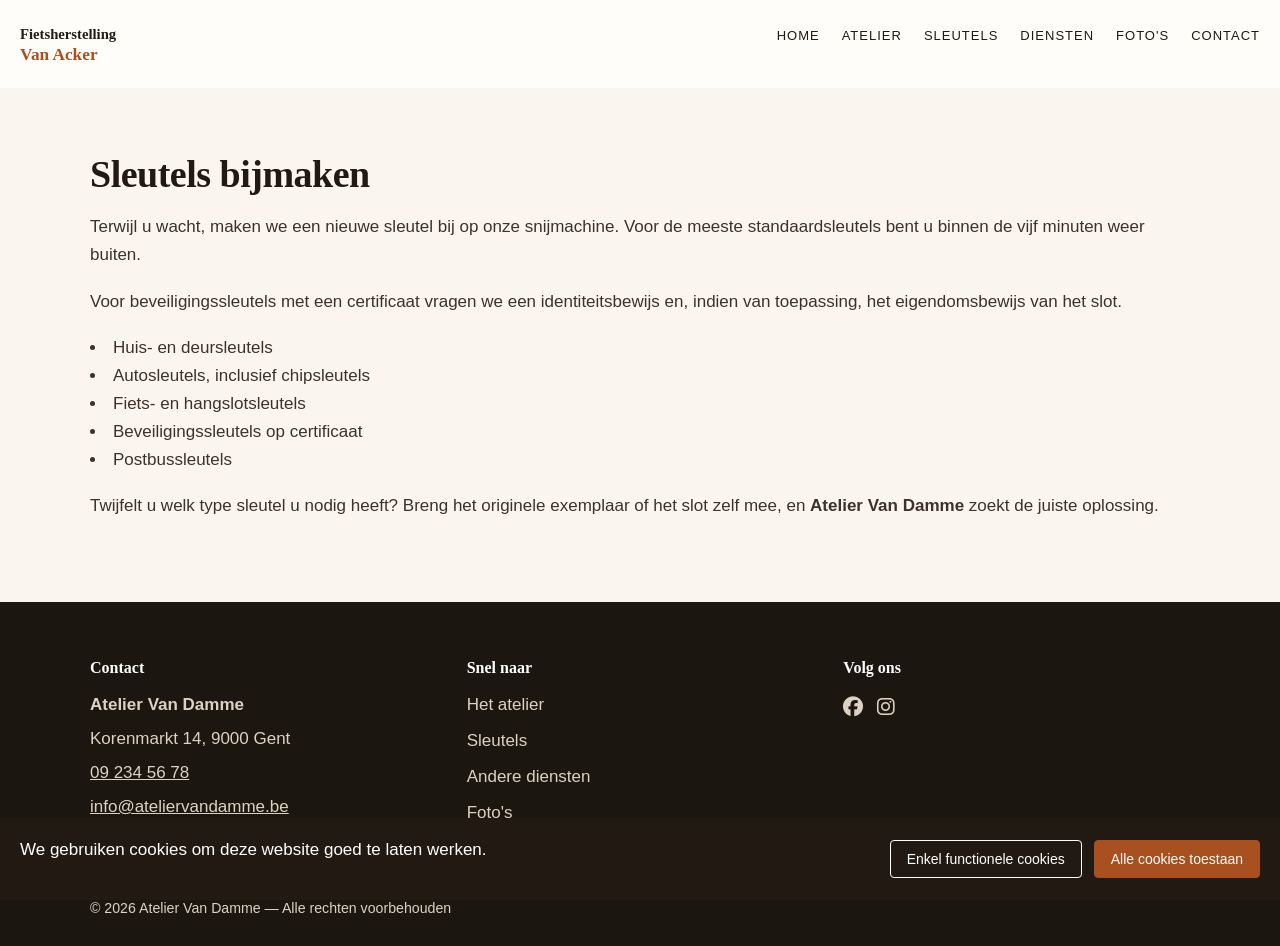
<file: sleutels.html>
<!DOCTYPE html>
<html lang="nl">
<head>
   <meta charset="utf-8">
   <meta name="viewport" content="width=device-width, initial-scale=1.0">
   <title>Sleutels — Atelier Van Damme</title>
   <link rel="stylesheet" href="https://fonts.googleapis.com/css2?family=Poppins:wght@400;600;700;800&display=swap">
   <link rel="stylesheet" href="https://cdnjs.cloudflare.com/ajax/libs/font-awesome/6.5.1/css/all.min.css">
   <link rel="stylesheet" href="styles.css">
</head>
<body id="page-sleutels">
   <!-- header -->
   <header class="site-header" id="top">
      <a class="site-header__logo" href="index.html" aria-label="Naar de homepage">
         <img class="site-header__logo-img" src="img/logo.svg" alt="">
      </a>
      <nav>
         <span class="main-menu__toggle fa-solid fa-bars"></span>
         <ul class="main-menu">
            <li><a class="main-menu__link" href="index.html">Home</a></li>
            <li><a class="main-menu__link" href="atelier.html">Atelier</a></li>
            <li><a class="main-menu__link" href="sleutels.html">Sleutels</a></li>
            <li><a class="main-menu__link" href="diensten.html">Diensten</a></li>
            <li><a class="main-menu__link" href="fotos.html">Foto's</a></li>
            <li><a class="main-menu__link" href="contact.html">Contact</a></li>
         </ul>
      </nav>
   </header>

   <!-- main content -->
   <main>
      <section class="section wrapper">
         <div class="section__divider"></div>
         <h1>Sleutels bijmaken</h1>
         <p>Terwijl u wacht, maken we een nieuwe sleutel bij op onze snijmachine. Voor de meeste standaardsleutels bent u binnen de vijf minuten weer buiten.</p>
         <p>Voor beveiligingssleutels met een certificaat vragen we een identiteitsbewijs en, indien van toepassing, het eigendomsbewijs van het slot.</p>

         <ul class="key-types">
            <li>Huis- en deursleutels</li>
            <li>Autosleutels, inclusief chipsleutels</li>
            <li>Fiets- en hangslotsleutels</li>
            <li>Beveiligingssleutels op certificaat</li>
            <li>Postbussleutels</li>
         </ul>

         <p>Twijfelt u welk type sleutel u nodig heeft? Breng het originele exemplaar of het slot zelf mee, en <strong>Atelier Van Damme</strong> zoekt de juiste oplossing.</p>
      </section>
   </main>

   <!-- footer -->
   <footer class="site-footer">
      <div class="site-footer__grid">
         <div>
            <h4 class="site-footer__title">Contact</h4>
            <address>
               <p><strong>Atelier Van Damme</strong></p>
               <p>Korenmarkt 14, 9000 Gent</p>
               <p><a href="tel:+3292345678">09 234 56 78</a></p>
               <p><a href="mailto:info@ateliervandamme.be">info@ateliervandamme.be</a></p>
            </address>
         </div>
         <div>
            <h4 class="site-footer__title">Snel naar</h4>
            <ul class="site-footer__links">
               <li><a href="atelier.html">Het atelier</a></li>
               <li><a href="sleutels.html">Sleutels</a></li>
               <li><a href="diensten.html">Andere diensten</a></li>
               <li><a href="fotos.html">Foto's</a></li>
            </ul>
         </div>
         <div>
            <h4 class="site-footer__title">Volg ons</h4>
            <ul class="site-footer__social">
               <li><a href="https://www.facebook.com" aria-label="Volg ons op Facebook"><span class="fa-brands fa-facebook"></span></a></li>
               <li><a href="https://www.instagram.com" aria-label="Volg ons op Instagram"><span class="fa-brands fa-instagram"></span></a></li>
            </ul>
         </div>
      </div>
      <div class="site-footer__bottom">
         <small>&copy; 2026 Atelier Van Damme — Alle rechten voorbehouden</small>
      </div>
   </footer>
   <a class="back-to-top" href="#top" aria-label="Terug naar boven"><span class="fa-solid fa-arrow-up"></span></a>
   <script src="js/site.js"></script>
</body>
</html>
</file>
<file: styles.css>
@import url(css/general.css);
@import url(css/header.css);
@import url(css/nav.css);
@import url(css/banner.css);
@import url(css/buttons.css);
@import url(css/footer.css);
@import url(css/forms.css);
@import url(css/gallery.css);
@import url(css/cookiebanner.css);
@import url(css/pages/index.css);
@import url(css/pages/atelier.css);
@import url(css/pages/onderdelen.css);
@import url(css/pages/diensten.css);
@import url(css/pages/fotos.css);
@import url(css/pages/contact.css);
</file>
